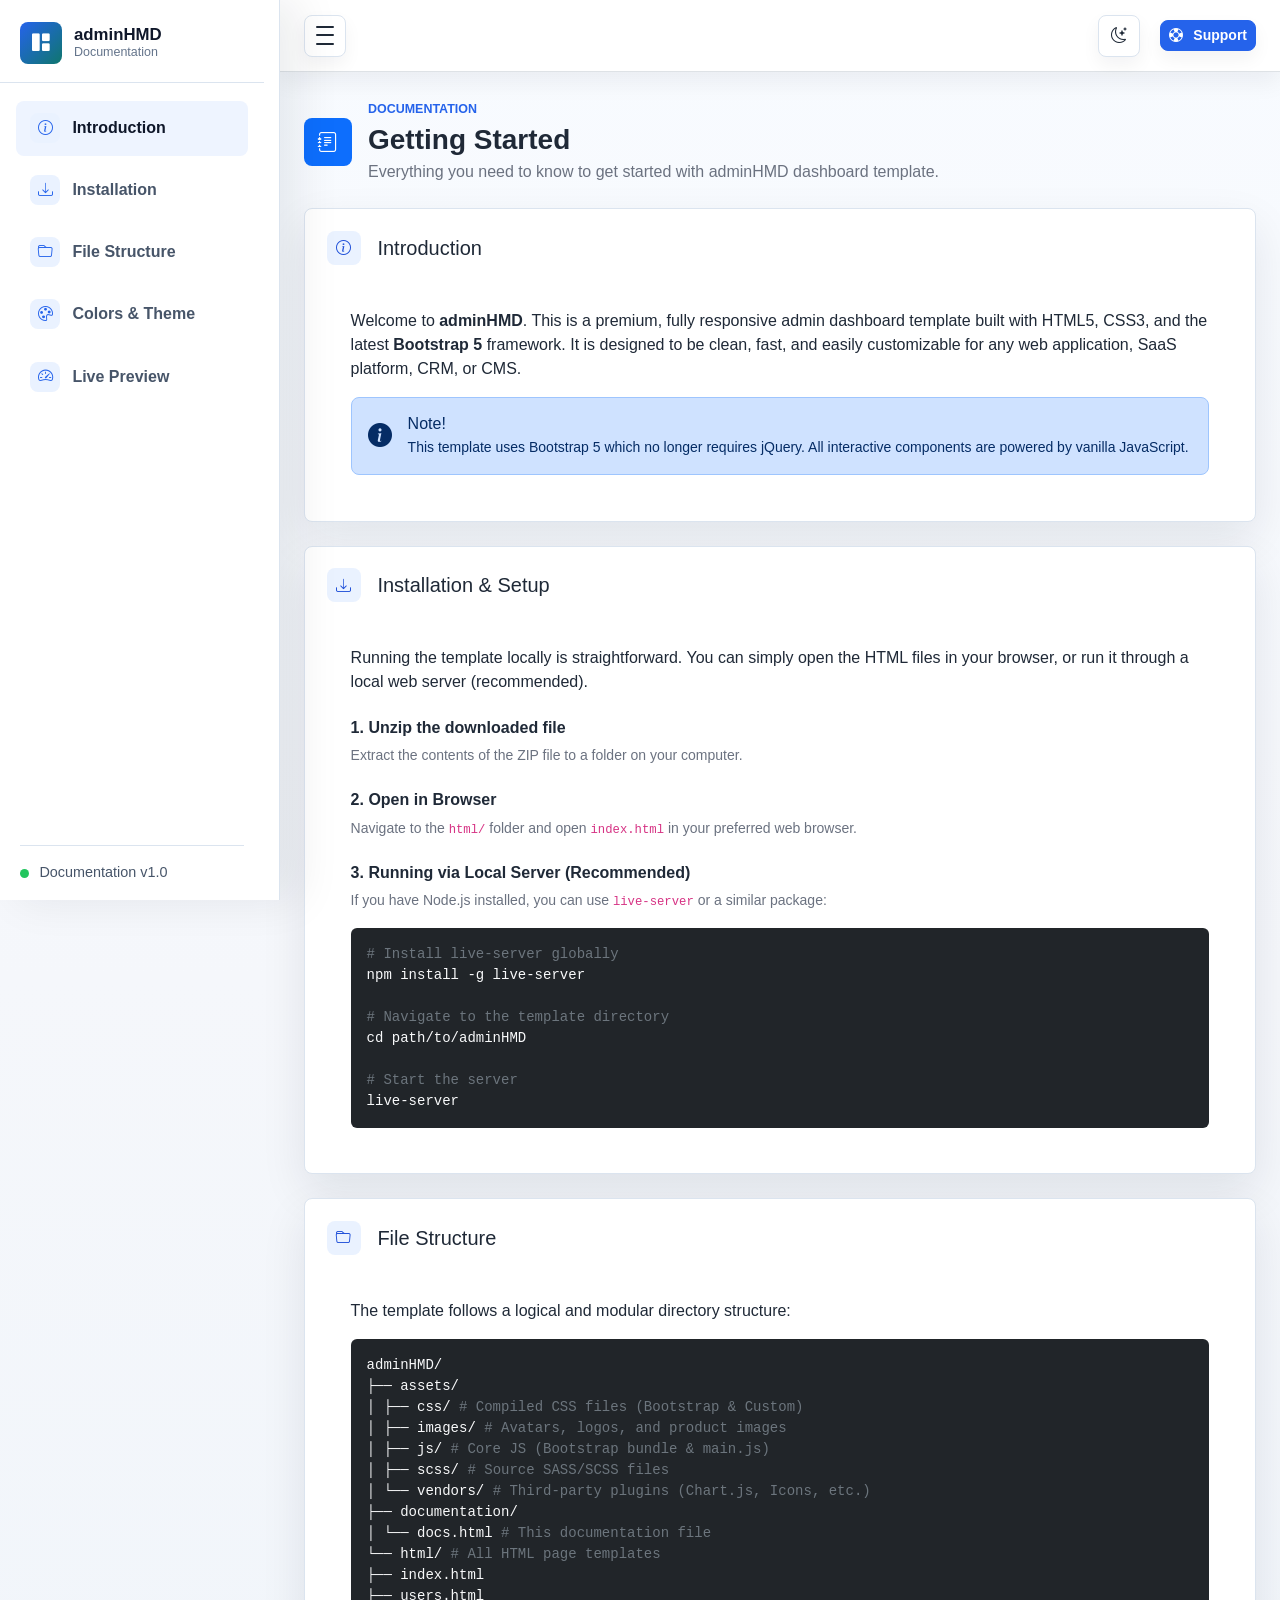
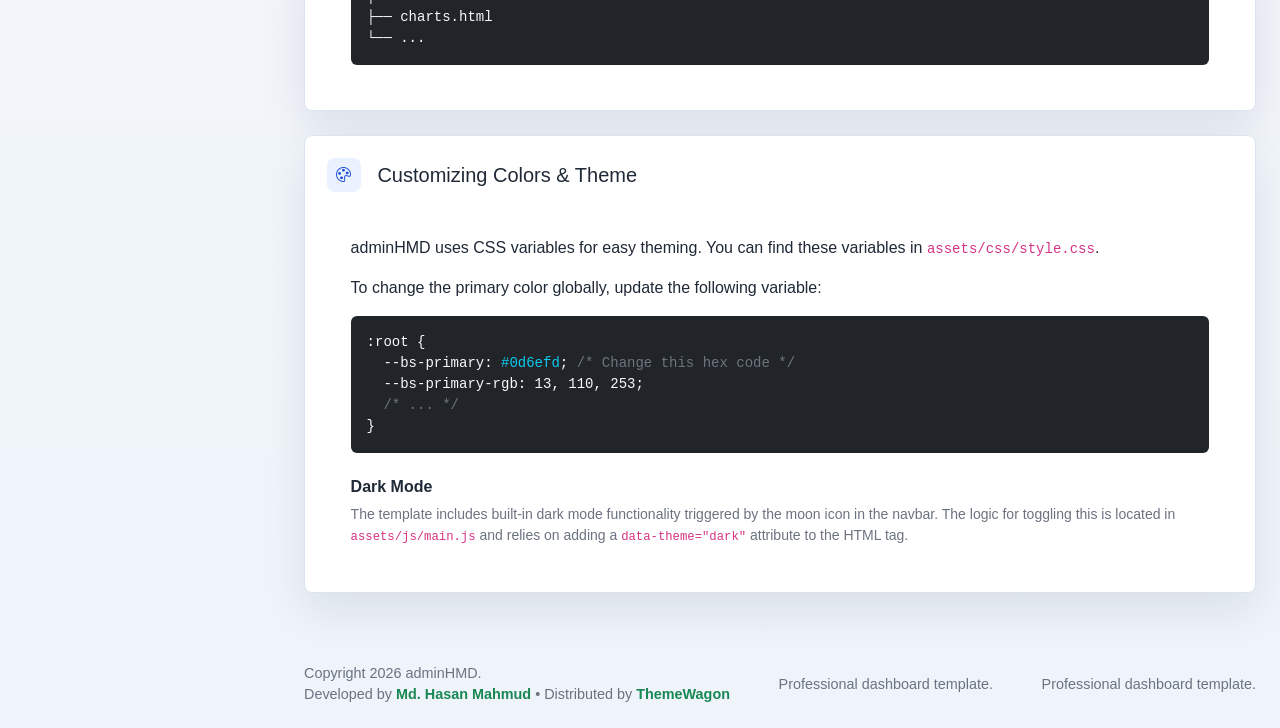
<file: Front-end2/adminhmd-1.0.0/documentation/docs.html>
<!DOCTYPE html>
<html lang="en">
<head>
  <meta charset="UTF-8">
  <meta name="viewport" content="width=device-width, initial-scale=1.0">
  <meta name="description" content="adminHMD professional admin dashboard template documentation">
  <title>Documentation | adminHMD</title>

  <link rel="stylesheet" href="../assets/css/bootstrap.min.css">
  <link rel="stylesheet" href="../assets/vendors/bootstrap-icons/bootstrap-icons.css">
  <link rel="stylesheet" href="../assets/css/style.css">
</head>

<body>
  <div class="admin-shell">
    <div class="sidebar-backdrop" data-sidebar-close></div>

    <aside class="admin-sidebar" id="adminSidebar" aria-label="Main navigation">
      <div class="sidebar-header">
        <a class="brand-mark" href="../html/index.html" aria-label="adminHMD dashboard">
          <span class="brand-icon"><i class="bi bi-grid-1x2-fill" aria-hidden="true"></i></span>
          <span class="brand-copy">
            <span class="brand-title">adminHMD</span>
            <span class="brand-subtitle">Documentation</span>
          </span>
        </a>
      </div>

      <nav class="sidebar-nav">
        <a class="nav-link active" href="#introduction">
          <span class="nav-icon"><i class="bi bi-info-circle" aria-hidden="true"></i></span>
          <span class="nav-text">Introduction</span>
        </a>
        <a class="nav-link" href="#installation">
          <span class="nav-icon"><i class="bi bi-download" aria-hidden="true"></i></span>
          <span class="nav-text">Installation</span>
        </a>
        <a class="nav-link" href="#file-structure">
          <span class="nav-icon"><i class="bi bi-folder" aria-hidden="true"></i></span>
          <span class="nav-text">File Structure</span>
        </a>

        <a class="nav-link" href="#colors">
          <span class="nav-icon"><i class="bi bi-palette" aria-hidden="true"></i></span>
          <span class="nav-text">Colors & Theme</span>
        </a>
        
        <a class="nav-link" href="../html/index.html">
          <span class="nav-icon"><i class="bi bi-speedometer2" aria-hidden="true"></i></span>
          <span class="nav-text">Live Preview</span>
        </a>
      </nav>

      <div class="sidebar-footer">
        <span class="status-dot"></span>
        <span class="sidebar-footer-text">Documentation v1.0</span>
      </div>
    </aside>

    <div class="admin-main">
      <nav class="navbar admin-navbar navbar-expand bg-white border-bottom">
        <div class="container-fluid px-3 px-lg-4">
          <button class="sidebar-toggle" type="button" data-sidebar-toggle aria-controls="adminSidebar" aria-expanded="true" aria-label="Toggle sidebar">
            <span></span>
            <span></span>
            <span></span>
          </button>

          <div class="navbar-actions ms-auto">
            <button class="icon-button theme-toggle" type="button" data-theme-toggle aria-label="Switch color theme" title="Switch color theme">
              <i class="bi bi-moon-stars" data-theme-icon aria-hidden="true"></i>
            </button>
            <a class="btn btn-primary btn-sm ms-2" href="#!"><i class="bi bi-life-preserver me-1"></i> Support</a>
          </div>
        </div>
      </nav>

      <main class="dashboard-content">
        <div class="container-fluid px-3 px-lg-4 py-4">
          
          <div class="page-heading mb-4">
            <div class="page-heading-copy">
              <span class="page-icon bg-primary text-white"><i class="bi bi-journal-text" aria-hidden="true"></i></span>
              <div>
                <p class="eyebrow mb-1">Documentation</p>
                <h1 class="h3 mb-1">Getting Started</h1>
                <p class="text-muted mb-0">Everything you need to know to get started with adminHMD dashboard template.</p>
              </div>
            </div>
          </div>

          <!-- Section: Introduction -->
          <div class="panel mb-4" id="introduction">
            <div class="panel-header">
              <h2 class="h5 mb-0 section-title"><i class="bi bi-info-circle me-2"></i><span>Introduction</span></h2>
            </div>
            <div class="p-3 p-lg-4">
              <p>Welcome to <strong>adminHMD</strong>. This is a premium, fully responsive admin dashboard template built with HTML5, CSS3, and the latest <strong>Bootstrap 5</strong> framework. It is designed to be clean, fast, and easily customizable for any web application, SaaS platform, CRM, or CMS.</p>
              
              <div class="alert alert-primary d-flex align-items-center mb-0 mt-3" role="alert">
                <i class="bi bi-info-circle-fill fs-4 me-3"></i>
                <div>
                  <h4 class="alert-heading h6 mb-1">Note!</h4>
                  <p class="mb-0 small">This template uses Bootstrap 5 which no longer requires jQuery. All interactive components are powered by vanilla JavaScript.</p>
                </div>
              </div>
            </div>
          </div>

          <!-- Section: Installation -->
          <div class="panel mb-4" id="installation">
            <div class="panel-header">
              <h2 class="h5 mb-0 section-title"><i class="bi bi-download me-2"></i><span>Installation & Setup</span></h2>
            </div>
            <div class="p-3 p-lg-4">
              <p>Running the template locally is straightforward. You can simply open the HTML files in your browser, or run it through a local web server (recommended).</p>
              
              <h4 class="h6 mt-4 fw-bold">1. Unzip the downloaded file</h4>
              <p class="text-muted small">Extract the contents of the ZIP file to a folder on your computer.</p>
              
              <h4 class="h6 mt-4 fw-bold">2. Open in Browser</h4>
              <p class="text-muted small">Navigate to the <code>html/</code> folder and open <code>index.html</code> in your preferred web browser.</p>

              <h4 class="h6 mt-4 fw-bold">3. Running via Local Server (Recommended)</h4>
              <p class="text-muted small">If you have Node.js installed, you can use <code>live-server</code> or a similar package:</p>
              <div class="bg-dark text-light p-3 rounded mt-2 overflow-auto" style="font-family: monospace; font-size: 0.875rem;">
<span class="text-secondary"># Install live-server globally</span><br>
npm install -g live-server<br><br>
<span class="text-secondary"># Navigate to the template directory</span><br>
cd path/to/adminHMD<br><br>
<span class="text-secondary"># Start the server</span><br>
live-server
              </div>
            </div>
          </div>

          <!-- Section: File Structure -->
          <div class="panel mb-4" id="file-structure">
            <div class="panel-header">
              <h2 class="h5 mb-0 section-title"><i class="bi bi-folder me-2"></i><span>File Structure</span></h2>
            </div>
            <div class="p-3 p-lg-4">
              <p>The template follows a logical and modular directory structure:</p>
              <div class="bg-dark text-light p-3 rounded mt-2 overflow-auto" style="font-family: monospace; font-size: 0.875rem;">
adminHMD/<br>
├── assets/<br>
│   ├── css/           <span class="text-secondary"># Compiled CSS files (Bootstrap & Custom)</span><br>
│   ├── images/        <span class="text-secondary"># Avatars, logos, and product images</span><br>
│   ├── js/            <span class="text-secondary"># Core JS (Bootstrap bundle & main.js)</span><br>
│   ├── scss/          <span class="text-secondary"># Source SASS/SCSS files</span><br>
│   └── vendors/       <span class="text-secondary"># Third-party plugins (Chart.js, Icons, etc.)</span><br>
├── documentation/     <br>
│   └── docs.html      <span class="text-secondary"># This documentation file</span><br>
└── html/              <span class="text-secondary"># All HTML page templates</span><br>
    ├── index.html<br>
    ├── users.html<br>
    ├── charts.html<br>
    └── ...
              </div>
            </div>
          </div>

          <!-- Section: Customization -->
          <div class="panel mb-4" id="colors">
            <div class="panel-header">
              <h2 class="h5 mb-0 section-title"><i class="bi bi-palette me-2"></i><span>Customizing Colors & Theme</span></h2>
            </div>
            <div class="p-3 p-lg-4">
              <p>adminHMD uses CSS variables for easy theming. You can find these variables in <code>assets/css/style.css</code>.</p>
              
              <p>To change the primary color globally, update the following variable:</p>
              
              <div class="bg-dark text-light p-3 rounded mt-2 overflow-auto mb-4" style="font-family: monospace; font-size: 0.875rem;">
:root {<br>
&nbsp;&nbsp;--bs-primary: <span class="text-info">#0d6efd</span>; <span class="text-secondary">/* Change this hex code */</span><br>
&nbsp;&nbsp;--bs-primary-rgb: 13, 110, 253;<br>
&nbsp;&nbsp;<span class="text-secondary">/* ... */</span><br>
}
              </div>
              
              <h4 class="h6 mt-4 fw-bold">Dark Mode</h4>
              <p class="text-muted small mb-0">The template includes built-in dark mode functionality triggered by the moon icon in the navbar. The logic for toggling this is located in <code>assets/js/main.js</code> and relies on adding a <code>data-theme="dark"</code> attribute to the HTML tag.</p>
            </div>
          </div>

        </div>
      </main>

      <footer class="admin-footer">
        <div class="container-fluid px-3 px-lg-4">
          <span>Copyright 2026 adminHMD. <br> Developed by <a target="_blank" class="fw-bold text-success" href="https://github.com/HasanMahmudDev">Md. Hasan Mahmud</a> • Distributed by <a target="_blank" class="fw-bold text-success" href="https://themewagon.com">ThemeWagon</a> </span>
          <span>Professional dashboard template.</span>
          <span>Professional dashboard template.</span>
        </div>
      </footer>
    </div>
  </div>

  <script src="../assets/js/bootstrap.bundle.min.js"></script>
  <script src="../assets/js/main.js"></script>
</body>
</html>
</file>
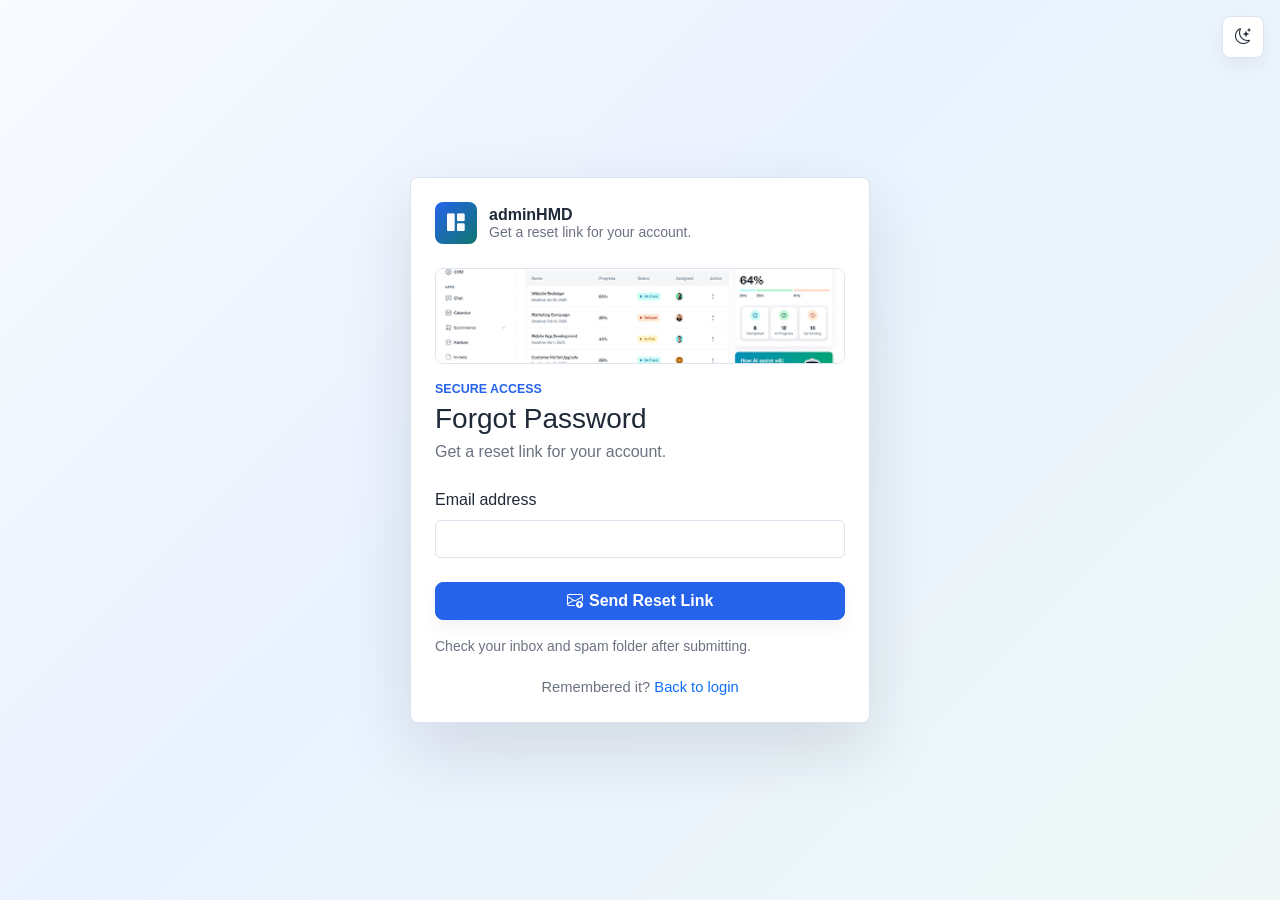
<file: Front-end2/adminhmd-1.0.0/html/forgot-password.html>
<!DOCTYPE html>
<html lang="en">
<head>
  <meta charset="UTF-8">
  <meta name="viewport" content="width=device-width, initial-scale=1.0">
  <meta name="description" content="adminHMD authentication page">
  <title>Forgot Password | adminHMD</title>

  <link rel="stylesheet" href="../assets/css/bootstrap.min.css">
  <link rel="stylesheet" href="../assets/vendors/bootstrap-icons/bootstrap-icons.css">
  <link rel="stylesheet" href="../assets/css/style.css">
</head>

<body class="auth-body">
  <button class="icon-button theme-toggle auth-theme-toggle" type="button" data-theme-toggle aria-label="Switch color theme" title="Switch color theme">
    <i class="bi bi-moon-stars" data-theme-icon aria-hidden="true"></i>
  </button>
  <main class="auth-page">
    <section class="auth-card">
      <a class="auth-brand" href="index.html"><span class="brand-icon"><i class="bi bi-grid-1x2-fill" aria-hidden="true"></i></span><span><strong>adminHMD</strong><small>Get a reset link for your account.</small></span></a>
      <div class="auth-visual"><img src="../assets/images/png/dasher-ui-bootstrap-5.jpg" alt="adminHMD dashboard interface"></div>
      <form class="needs-validation" novalidate>
        <div class="mb-4">
          <p class="eyebrow mb-1">Secure Access</p>
          <h1 class="h3 mb-1">Forgot Password</h1>
          <p class="text-muted mb-0">Get a reset link for your account.</p>
        </div>
        <div class="mb-4"><label class="form-label" for="forgotEmail">Email address</label><input class="form-control" id="forgotEmail" type="email" required><div class="invalid-feedback">Enter a valid email.</div></div>
        <button class="btn btn-primary w-100" type="submit"><i class="bi bi-envelope-arrow-up" aria-hidden="true"></i> Send Reset Link</button>
      </form>
      <p class="text-muted small mt-3 mb-0">Check your inbox and spam folder after submitting.</p>
      <div class="auth-footer">Remembered it? <a href="login.html">Back to login</a></div>
    </section>
  </main>

  <script src="../assets/js/bootstrap.bundle.min.js"></script>
  <script src="../assets/js/main.js"></script>
</body>
</html>
</file>
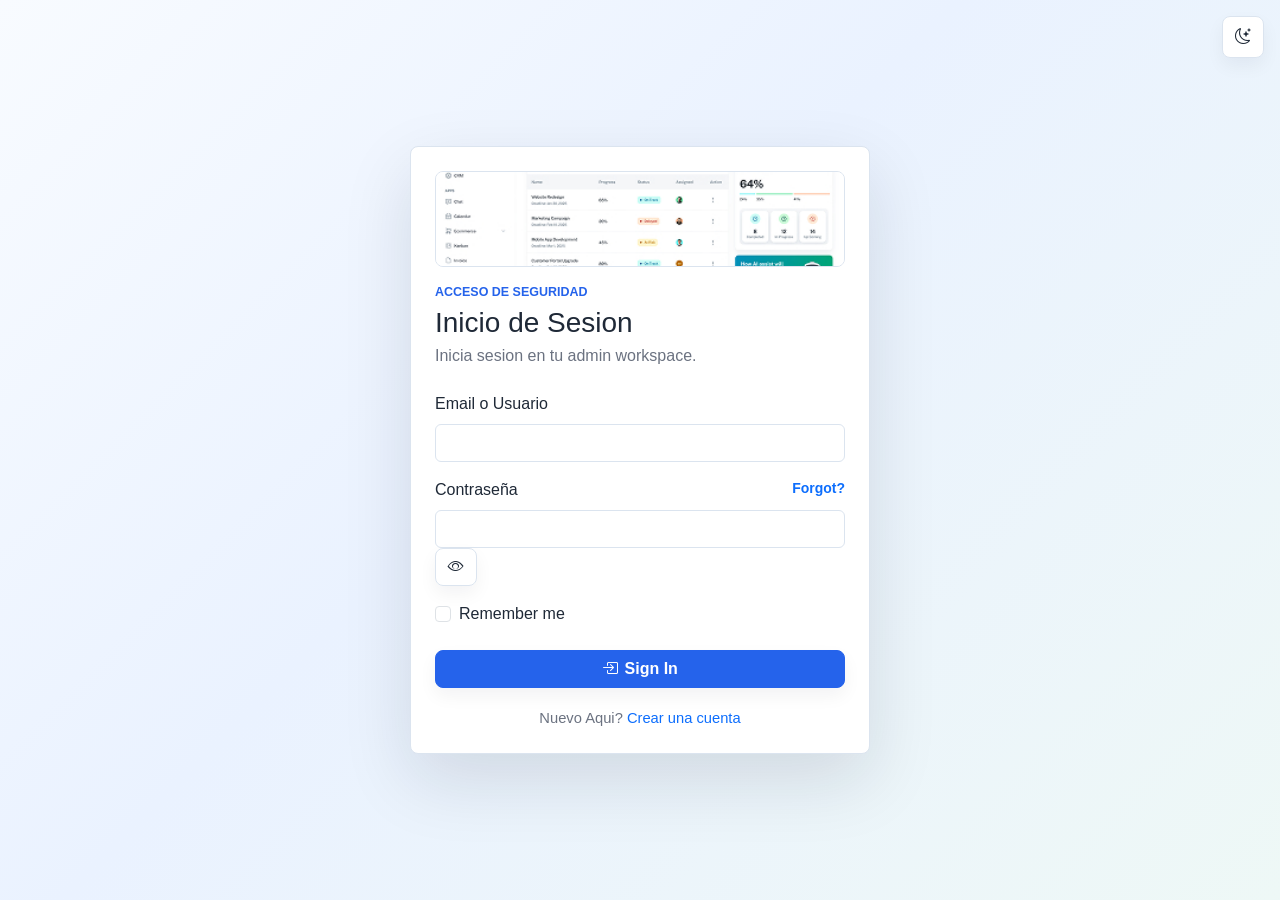
<file: Front-end2/adminhmd-1.0.0/html/login.html>
<!DOCTYPE html>
<html lang="en">
<head>
  <meta charset="UTF-8">
  <meta name="viewport" content="width=device-width, initial-scale=1.0">
  <meta name="description" content="adminHMD authentication page">
  <title>Login | adminHMD</title>

  <link rel="stylesheet" href="../assets/css/bootstrap.min.css">
  <link rel="stylesheet" href="../assets/vendors/bootstrap-icons/bootstrap-icons.css">
  <link rel="stylesheet" href="../assets/css/style.css">
</head>

<body class="auth-body">
  <button class="icon-button theme-toggle auth-theme-toggle" type="button" data-theme-toggle aria-label="Switch color theme" title="Switch color theme">
    <i class="bi bi-moon-stars" data-theme-icon aria-hidden="true"></i>
  </button>
  <main class="auth-page">
    <section class="auth-card">
      <div class="auth-visual"><img src="../assets/images/png/dasher-ui-bootstrap-5.jpg" alt="adminHMD dashboard interface"></div>
      <form id="login" class="needs-validation" novalidate>
        <div class="mb-4">
          <p class="eyebrow mb-1">Acceso de seguridad</p>
          <h1 class="h3 mb-1">Inicio de Sesion</h1>
          <p class="text-muted mb-0">Inicia sesion en tu admin workspace.</p>
        </div>
        <div class="mb-3">
          <label class="form-label" for="loginuser">
            Email o Usuario
          </label>
          <input class="form-control" id="loginuser" type="text" required>
          <div class="invalid-feedback">
            Enter a valid email.
          </div>
        </div>
        <div class="mb-3">
          <div class="d-flex justify-content-between">
            <label class="form-label" for="loginPassword">
              Contraseña
            </label>
            <a class="small fw-semibold" href="forgot-password.html">
              Forgot?
            </a>
          </div>
          <input
            class="form-control"
            id="password" 
            type="password" 
            minlength="6" 
            required
          >
          <button
            class="btn btn-outline-secondary"
            type="button"
            id="togglePassword"
            aria-label="Mostrar contraseña"
          >
            <i class="bi bi-eye"></i>
          </button>
          <div class="invalid-feedback">
            Password must be at least 6 characters.
          </div>
        </div>
        <div class="form-check mb-4"><input class="form-check-input" type="checkbox" id="rememberMe"><label class="form-check-label" for="rememberMe">Remember me</label></div>
        <button class="btn btn-primary w-100" type="submit"><i class="bi bi-box-arrow-in-right" aria-hidden="true"></i> Sign In</button>
      </form>
      
      <div class="auth-footer">Nuevo Aqui? <a href="register.html">Crear una cuenta</a></div>
    </section>
  </main>

  <script src="../assets/js/bootstrap.bundle.min.js"></script>
  <script src="../assets/js/main.js"></script>
  <script src="assets/js/login.js"></script>
  <script src="assets/js/loginPassword.js"></script>
</body>
</html>
</file>
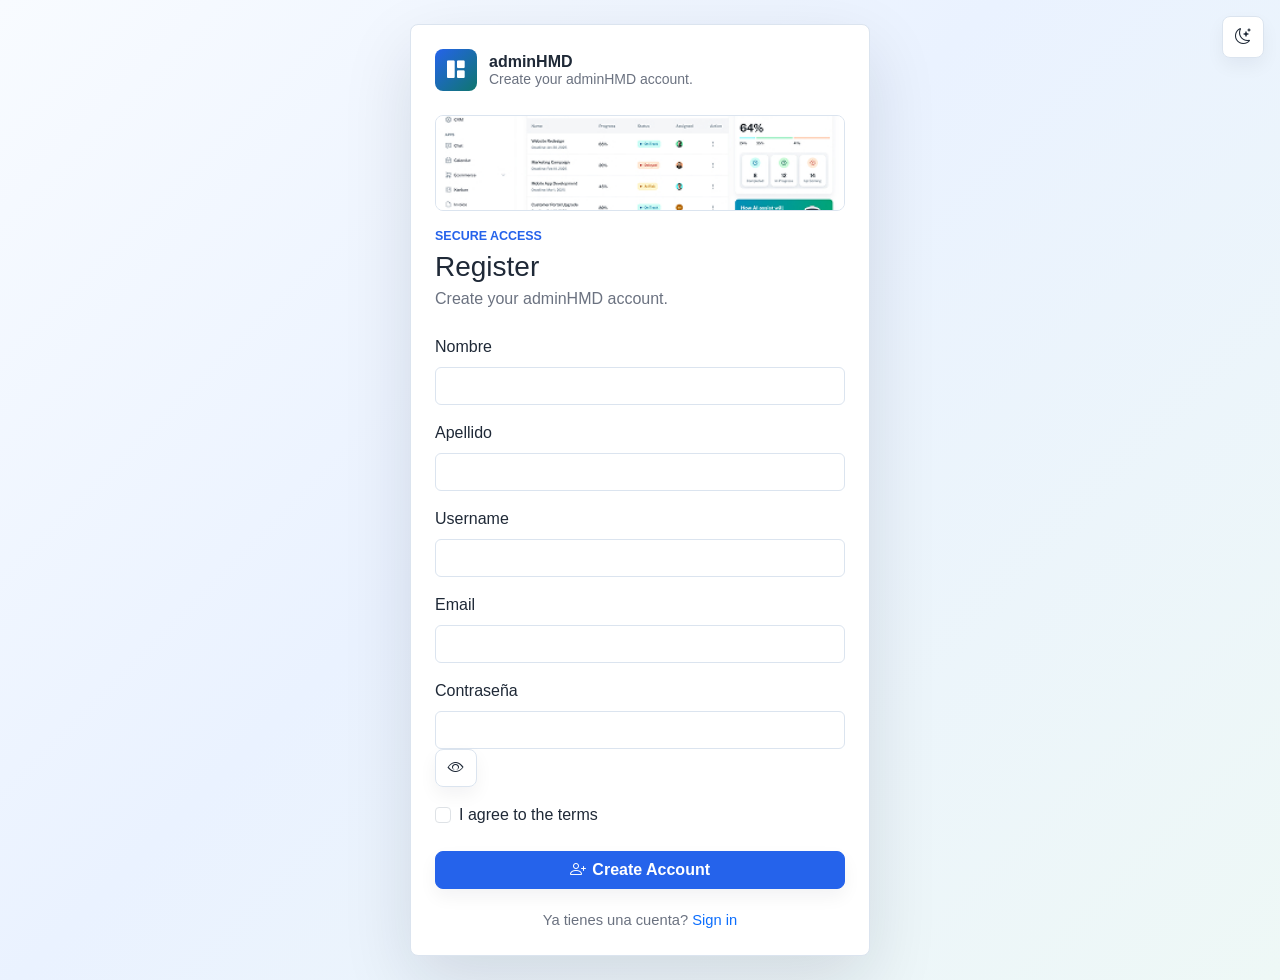
<file: Front-end2/adminhmd-1.0.0/html/register.html>
<!DOCTYPE html>
<html lang="en">
<head>
  <meta charset="UTF-8">
  <meta name="viewport" content="width=device-width, initial-scale=1.0">
  <meta name="description" content="adminHMD authentication page">
  <title>Register | adminHMD</title>

  <link rel="stylesheet" href="../assets/css/bootstrap.min.css">
  <link rel="stylesheet" href="../assets/vendors/bootstrap-icons/bootstrap-icons.css">
  <link rel="stylesheet" href="../assets/css/style.css">
</head>

<body class="auth-body">
  <button class="icon-button theme-toggle auth-theme-toggle" type="button" data-theme-toggle aria-label="Switch color theme" title="Switch color theme">
    <i class="bi bi-moon-stars" data-theme-icon aria-hidden="true"></i>
  </button>
  <main class="auth-page">
    <section class="auth-card">
      <a class="auth-brand" href="index.html"><span class="brand-icon"><i class="bi bi-grid-1x2-fill" aria-hidden="true"></i></span><span><strong>adminHMD</strong><small>Create your adminHMD account.</small></span></a>
      <div class="auth-visual"><img src="../assets/images/png/dasher-ui-bootstrap-5.jpg" alt="adminHMD dashboard interface"></div>
      <form id="register" class="needs-validation" novalidate>
        <div class="mb-4">
          <p class="eyebrow mb-1">Secure Access</p>
          <h1 class="h3 mb-1">Register</h1>
          <p class="text-muted mb-0">Create your adminHMD account.</p>
        </div>
        <div class="mb-3"><label class="form-label" for="nombre">Nombre</label><input class="form-control" id="nombre" type="text" required><div class="invalid-feedback">Full name is required.</div></div>
        <div class="mb-3"><label class="form-label" for="apellido">Apellido</label><input class="form-control" id="apellido" type="text" required><div class="invalid-feedback">Full name is required.</div></div>
        <div class="mb-3"><label class="form-label" for="username">Username</label><input class="form-control" id="username" type="text" required><div class="invalid-feedback">Full name is required.</div></div>
        <div class="mb-3"><label class="form-label" for="email">Email</label><input class="form-control" id="email" type="email" required><div class="invalid-feedback">Enter a valid email.</div></div>
        <div class="mb-3">
          <label
           class="form-label" 
           for="password"
          >
           Contraseña
          </label>
          <input 
            class="form-control" 
            id="password" 
            type="password" 
            minlength="6" 
            required
          >
          <button
            class="btn btn-outline-secondary"
            type="button"
            id="togglePassword"
            aria-label="Mostrar contraseña"
          >
            <i class="bi bi-eye"></i>
          </button>
          <div 
            class="invalid-feedback"
          >
            Password must be at least 6 characters.
          </div>
        </div>
        <div class="form-check mb-4">
          <input class="form-check-input" type="checkbox" id="terms" required><label class="form-check-label" for="terms">I agree to the terms</label><div class="invalid-feedback">You must agree before continuing.</div></div>
        <button class="btn btn-primary w-100" type="submit"><i class="bi bi-person-plus" aria-hidden="true"></i> Create Account</button>
      </form>
      
      <div class="auth-footer">Ya tienes una cuenta? <a href="login.html">Sign in</a></div>
    </section>
  </main>

  <script src="../assets/js/bootstrap.bundle.min.js"></script>
  <script src="../assets/js/main.js"></script>
  <script src="assets/js/register.js"></script>
  <script src="assets/js/loginPassword.js"></script>
  
</body>
</html>
</file>
<file: Front-end2/adminhmd-1.0.0/assets/css/style.css>
:root {
  --sidebar-width: 280px;
  --sidebar-mini-width: 84px;
  --admin-bg: #f5f7fb;
  --admin-surface: #ffffff;
  --admin-surface-soft: #f8fafc;
  --admin-border: #dbe4ef;
  --admin-text: #1f2937;
  --admin-muted: #6b7280;
  --admin-primary: #2563eb;
  --admin-primary-dark: #1d4ed8;
  --admin-success: #0f766e;
  --admin-warning: #d97706;
  --admin-danger: #dc2626;
  --admin-sidebar: #111827;
  --admin-sidebar-soft: #1f2937;
  --admin-shadow-sm: 0 10px 24px rgba(15, 23, 42, 0.06);
  --admin-shadow: 0 18px 46px rgba(15, 23, 42, 0.09);
  --admin-shadow-lg: 0 26px 70px rgba(15, 23, 42, 0.12);
  --admin-ring: 0 0 0 4px rgba(37, 99, 235, 0.12);
}

* {
  box-sizing: border-box;
}

html {
  min-height: 100%;
}

body {
  min-height: 100vh;
  margin: 0;
  background: linear-gradient(180deg, #f8fbff 0%, var(--admin-bg) 42%, #eef4fa 100%);
  color: var(--admin-text);
  font-family: "Segoe UI", Arial, sans-serif;
}

a {
  text-decoration: none;
}

.admin-shell {
  min-height: 100vh;
}

.admin-sidebar {
  position: fixed;
  inset: 0 auto 0 0;
  z-index: 1040;
  width: var(--sidebar-width);
  display: flex;
  flex-direction: column;
  overflow-x: hidden;
  overflow-y: auto;
  /* Reserve scrollbar gutter to keep inner content width stable so header/footer dividers align with scrollbar */
  scrollbar-gutter: stable;
  background: var(--admin-sidebar);
  color: #ffffff;
  box-shadow: 18px 0 42px rgba(15, 23, 42, 0.18);
  transform: translateX(0);
  transition: width 0.2s ease, transform 0.2s ease;
}

.sidebar-header {
  padding: 1.35rem 1.25rem 1.15rem;
  margin-inline: 0;
  border-bottom: 1px solid rgba(255, 255, 255, 0.08);
}

.brand-mark {
  display: flex;
  align-items: center;
  gap: 0.75rem;
  min-width: 0;
  color: #ffffff;
}

.brand-mark:hover,
.brand-mark:focus {
  color: #ffffff;
}

.brand-icon,
.profile-avatar,
.metric-icon,
.nav-icon {
  display: inline-grid;
  place-items: center;
  flex: 0 0 auto;
  font-weight: 800;
}

.brand-icon {
  width: 42px;
  height: 42px;
  border-radius: 8px;
  background: linear-gradient(135deg, #2563eb, #0f766e);
  color: #ffffff;
}

.brand-copy,
.brand-title,
.brand-subtitle,
.nav-text,
.sidebar-footer-text {
  min-width: 0;
  transition: opacity 0.16s ease, width 0.16s ease;
}

.brand-title,
.brand-subtitle {
  display: block;
  line-height: 1.2;
  white-space: nowrap;
}

.brand-title {
  font-size: 1.05rem;
  font-weight: 800;
}

.brand-subtitle {
  color: #9ca3af;
  font-size: 0.78rem;
}

.sidebar-nav {
  display: grid;
  gap: 0.45rem;
  padding: 1.1rem 1rem;
}

.sidebar-nav .nav-link {
  display: flex;
  align-items: center;
  gap: 0.75rem;
  min-height: 48px;
  padding: 0.78rem 0.9rem;
  border-radius: 8px;
  color: #d1d5db;
  font-weight: 700;
  transition: background 0.16s ease, color 0.16s ease, transform 0.16s ease;
  white-space: nowrap;
}

.sidebar-nav .nav-link:hover,
.sidebar-nav .nav-link:focus,
.sidebar-nav .nav-link.active {
  background: var(--admin-sidebar-soft);
  color: #ffffff;
}

.sidebar-nav .nav-link:hover,
.sidebar-nav .nav-link:focus {
  transform: translateX(2px);
}

.nav-icon {
  width: 30px;
  height: 30px;
  border-radius: 8px;
  background: rgba(255, 255, 255, 0.08);
  color: #bfdbfe;
  font-size: 0.76rem;
}

.sidebar-footer {
  display: flex;
  align-items: center;
  gap: 0.65rem;
  margin-top: auto;
  margin-inline: 1.25rem;
  padding: 1rem 0;
  color: #d1d5db;
  border-top: 1px solid rgba(255, 255, 255, 0.08);
  font-size: 0.9rem;
  white-space: nowrap;
}

.sidebar-user {
  margin: auto 1rem 1rem;
  padding: 0.85rem;
  display: grid;
  justify-items: center;
  gap: 0.22rem;
  border: 1px solid var(--admin-sidebar-border);
  border-radius: 8px;
  background: var(--admin-sidebar-soft);
  text-align: center;
}

.sidebar-user-avatar {
  border: 3px solid #53e9b9;
}

.sidebar-user strong {
  color: var(--admin-sidebar-text-strong);
  font-size: 1rem;
  line-height: 1.1;
}

.sidebar-user small {
  color: var(--admin-sidebar-muted);
  font-size: 0.84rem;
}

.status-dot,
.notification-dot {
  width: 9px;
  height: 9px;
  border-radius: 50%;
}

.status-dot {
  flex: 0 0 auto;
  background: #22c55e;
}

.sidebar-backdrop {
  position: fixed;
  inset: 0;
  z-index: 1030;
  display: none;
  background: rgba(15, 23, 42, 0.5);
}

.admin-main {
  width: auto;
  min-width: 0;
  min-height: 100vh;
  margin-left: var(--sidebar-width);
  transition: margin-left 0.2s ease;
}

.admin-navbar {
  position: sticky;
  top: 0;
  z-index: 1020;
  min-height: 72px;
  border-bottom: 1px solid var(--admin-border);
  box-shadow: var(--admin-shadow-sm);
}

.admin-navbar.bg-white {
  background-color: rgba(255, 255, 255, 0.94) !important;
  backdrop-filter: blur(14px);
}

.sidebar-toggle {
  width: 42px;
  height: 42px;
  display: inline-grid;
  place-items: center;
  gap: 4px;
  padding: 9px;
  border: 1px solid var(--admin-border);
  border-radius: 8px;
  background: #ffffff;
  box-shadow: 0 8px 18px rgba(15, 23, 42, 0.05);
  transition: border-color 0.16s ease, background 0.16s ease, box-shadow 0.16s ease;
}

.sidebar-toggle:hover,
.sidebar-toggle:focus {
  border-color: #bfdbfe;
  background: #f8fbff;
  box-shadow: var(--admin-ring);
}

.sidebar-toggle span {
  width: 18px;
  height: 2px;
  display: block;
  background: var(--admin-text);
  border-radius: 999px;
}

.search-input {
  max-width: 520px;
  border-color: var(--admin-border);
  border-radius: 8px;
  background: var(--admin-surface-soft);
  min-height: 42px;
  box-shadow: none;
}

.search-input:focus {
  border-color: #93c5fd;
  box-shadow: var(--admin-ring);
}

.navbar-actions {
  display: flex;
  align-items: center;
  gap: 0.75rem;
}

.icon-button,
.profile-button {
  border: 1px solid var(--admin-border);
  background: #ffffff;
  color: var(--admin-text);
  box-shadow: 0 8px 18px rgba(15, 23, 42, 0.05);
  transition: border-color 0.16s ease, box-shadow 0.16s ease, transform 0.16s ease;
}

.icon-button:hover,
.icon-button:focus,
.profile-button:hover,
.profile-button:focus {
  border-color: #bfdbfe;
  box-shadow: var(--admin-ring);
}

.icon-button {
  position: relative;
  width: 42px;
  height: 42px;
  border-radius: 8px;
  font-weight: 800;
}

.notification-dot {
  position: absolute;
  top: 8px;
  right: 8px;
  background: var(--admin-danger);
}

.notification-menu {
  width: min(320px, calc(100vw - 2rem));
  border: 1px solid var(--admin-border);
  border-radius: 8px;
  box-shadow: var(--admin-shadow);
}

.notification-menu .dropdown-item {
  display: grid;
  gap: 0.2rem;
  padding-block: 0.7rem;
}

.notification-title {
  font-weight: 700;
}

.notification-time {
  color: var(--admin-muted);
  font-size: 0.82rem;
}

.profile-button {
  display: flex;
  align-items: center;
  gap: 0.55rem;
  min-height: 42px;
  padding: 0.35rem 0.65rem;
  border-radius: 8px;
  font-weight: 700;
}

.profile-avatar {
  width: 30px;
  height: 30px;
  border-radius: 8px;
  background: #e0ecff;
  color: var(--admin-primary-dark);
  font-size: 0.76rem;
}

.avatar-img {
  display: block;
  flex: 0 0 auto;
  object-fit: cover;
  object-position: center;
}

.avatar-sm {
  width: 34px;
  height: 34px;
  border-radius: 10px;
}

.avatar-md {
  width: 56px;
  height: 56px;
  border-radius: 50%;
}

.avatar-xl {
  width: 78px;
  height: 78px;
  border-radius: 50%;
}

.profile-button .avatar-sm {
  border: 2px solid #52e7b8;
  box-shadow: 0 0 0 2px rgba(15, 23, 42, 0.08);
}

html[data-theme="dark"] .profile-button .avatar-sm {
  border-color: #54f0be;
  box-shadow: 0 0 0 2px rgba(255, 255, 255, 0.08);
}

.dashboard-content {
  min-height: calc(100vh - 132px);
}

.dashboard-content > .container-fluid {
  padding-top: 1.75rem !important;
  padding-bottom: 1.75rem !important;
}

.page-heading,
.panel-header,
.metric-top {
  display: flex;
  align-items: center;
  justify-content: space-between;
  gap: 1rem;
}

.page-heading {
  margin-bottom: 1.35rem;
}

.page-heading h1 {
  font-weight: 800;
  letter-spacing: 0;
}

.eyebrow {
  color: var(--admin-primary);
  font-size: 0.78rem;
  font-weight: 800;
  text-transform: uppercase;
}

.heading-actions {
  display: flex;
  flex-wrap: wrap;
  justify-content: flex-end;
  gap: 0.65rem;
}

.btn {
  border-radius: 8px;
  font-weight: 700;
  box-shadow: 0 8px 18px rgba(15, 23, 42, 0.05);
  transition: border-color 0.16s ease, background 0.16s ease, box-shadow 0.16s ease, transform 0.16s ease;
}

.btn:hover,
.btn:focus {
  transform: translateY(-1px);
}

.btn-primary {
  border-color: var(--admin-primary);
  background: var(--admin-primary);
}

.btn-primary:hover,
.btn-primary:focus {
  border-color: var(--admin-primary-dark);
  background: var(--admin-primary-dark);
}

.metric-card,
.panel {
  border: 1px solid var(--admin-border);
  border-radius: 8px;
  background: var(--admin-surface);
  box-shadow: var(--admin-shadow);
}

.metric-card {
  position: relative;
  min-height: 164px;
  padding: 1.35rem;
  overflow: hidden;
  transition: border-color 0.18s ease, box-shadow 0.18s ease, transform 0.18s ease;
}

.metric-card::before {
  content: "";
  position: absolute;
  inset: 0 auto 0 0;
  width: 4px;
  background: var(--metric-color, var(--admin-primary));
}

.metric-card:hover {
  border-color: #c6d5e8;
  box-shadow: var(--admin-shadow-lg);
  transform: translateY(-3px);
}

.metric-primary {
  --metric-color: var(--admin-primary);
}

.metric-success {
  --metric-color: var(--admin-success);
}

.metric-warning {
  --metric-color: var(--admin-warning);
}

.metric-danger {
  --metric-color: var(--admin-danger);
}

.metric-label {
  color: var(--admin-muted);
  font-size: 0.78rem;
  font-weight: 800;
  text-transform: uppercase;
}

.metric-icon {
  width: 42px;
  height: 42px;
  border-radius: 8px;
  background: #eaf2ff;
  color: var(--metric-color, var(--admin-primary));
  box-shadow: inset 0 0 0 1px rgba(255, 255, 255, 0.7);
}

.metric-success .metric-icon {
  background: #e7f6f3;
}

.metric-warning .metric-icon {
  background: #fff4df;
}

.metric-danger .metric-icon {
  background: #ffecec;
}

.metric-value {
  margin-top: 1rem;
  color: var(--admin-text);
  font-size: 2.18rem;
  font-weight: 800;
  line-height: 1;
}

.metric-meta {
  display: flex;
  flex-wrap: wrap;
  gap: 0.35rem;
  margin-top: 0.9rem;
  color: var(--admin-muted);
  font-size: 0.9rem;
  font-weight: 700;
}

.panel {
  padding: 1.35rem;
  transition: border-color 0.18s ease, box-shadow 0.18s ease;
}

.panel:hover {
  border-color: #c6d5e8;
  box-shadow: var(--admin-shadow-lg);
}

.panel-header {
  margin-bottom: 1.25rem;
}

.panel-header p {
  font-size: 0.92rem;
}

.chart-bars {
  height: 292px;
  display: grid;
  grid-template-columns: repeat(6, minmax(38px, 1fr));
  align-items: end;
  gap: 1rem;
  padding: 1.2rem 0.4rem 0;
  border-radius: 8px;
  background: linear-gradient(180deg, #f8fafc 0%, #ffffff 100%);
}

.chart-column {
  height: 100%;
  display: grid;
  grid-template-rows: 1fr auto;
  align-items: end;
  gap: 0.6rem;
  color: var(--admin-muted);
  font-size: 0.84rem;
  font-weight: 700;
  text-align: center;
}

.chart-column span {
  width: 100%;
  height: var(--bar-size);
  min-height: 28px;
  display: block;
  border-radius: 8px 8px 3px 3px;
  background: linear-gradient(180deg, var(--admin-primary), var(--admin-success));
  box-shadow: 0 10px 20px rgba(37, 99, 235, 0.18);
}

.bar-42 {
  --bar-size: 42%;
}

.bar-58 {
  --bar-size: 58%;
}

.bar-51 {
  --bar-size: 51%;
}

.bar-72 {
  --bar-size: 72%;
}

.bar-66 {
  --bar-size: 66%;
}

.bar-83 {
  --bar-size: 83%;
}

.activity-list {
  display: grid;
  gap: 1.1rem;
}

.activity-item {
  display: grid;
  grid-template-columns: auto 1fr;
  gap: 0.85rem;
  padding-bottom: 1.1rem;
  border-bottom: 1px solid var(--admin-border);
}

.activity-item:last-child {
  padding-bottom: 0;
  border-bottom: 0;
}

.activity-dot {
  width: 12px;
  height: 12px;
  margin-top: 0.45rem;
  border-radius: 50%;
  box-shadow: 0 0 0 5px rgba(37, 99, 235, 0.08);
}

.table {
  --bs-table-bg: transparent;
  table-layout: fixed;
}

.table thead th {
  color: #8ea3c0;
  font-size: 12px;
  font-weight: 600;
  text-transform: uppercase;
  letter-spacing: .5px;
  border-bottom: 1px solid rgba(255,255,255,0.08);
}
.email-cell{
  max-width: 180px;
  overflow: hidden;
  text-overflow: ellipsis;
  white-space: nowrap;
}
.categoria{
  max-width: 180px;
  overflow: hidden;
  text-overflow: ellipsis;
  white-space: nowrap;
}
.table tbody td {
  min-width: 120px;
  padding: 0.8rem 0.75rem;
  vertical-align: middle;
}

.table tbody tr {
  transition: background 0.16s ease;
}

.table tbody tr:hover {
  background: rgba(255,255,255,0.04);
}

.badge {
  border-radius: 8px;
  padding: 0.45rem 0.65rem;
}

.table-search {
  width: min(260px, 100%);
  border-color: var(--admin-border);
  border-radius: 8px;
}

.table-media {
  display: flex;
  align-items: center;
  gap: 0.7rem;
}

.product-thumb {
  width: 42px;
  height: 42px;
  border-radius: 8px;
  object-fit: cover;
  flex: 0 0 auto;
  border: 1px solid var(--admin-border);
}

.profile-avatar-lg {
  width: 92px;
  height: 92px;
  border-radius: 8px;
  font-size: 1.5rem;
}

.profile-hero {
  display: grid;
  justify-items: center;
}

.profile-card {
  overflow: hidden;
}

.profile-cover {
  margin: -1.35rem -1.35rem 0.9rem;
  height: 96px;
  border-bottom: 1px solid var(--admin-border);
}

.profile-cover img {
  width: 100%;
  height: 100%;
  display: block;
  object-fit: cover;
  object-position: center;
}

.profile-photo {
  margin-top: -44px;
  border: 4px solid var(--admin-surface);
  box-shadow: var(--admin-shadow-sm);
}

.info-list,
.settings-list,
.legend-list {
  display: grid;
  gap: 0.85rem;
}

.info-list div,
.mini-card,
.settings-row,
.legend-list div {
  border: 1px solid var(--admin-border);
  border-radius: 8px;
  background: var(--admin-surface-soft);
}

.info-list div,
.legend-list div {
  display: flex;
  align-items: center;
  justify-content: space-between;
  gap: 1rem;
  padding: 0.85rem;
}

.info-list span,
.mini-card span,
.settings-row small {
  color: var(--admin-muted);
  font-size: 0.84rem;
}

.info-list strong,
.mini-card strong {
  text-align: right;
}

.mini-card {
  display: grid;
  gap: 0.35rem;
  min-height: 104px;
  align-content: center;
  padding: 1rem;
}

.mini-card strong {
  color: var(--admin-text);
  font-size: 1.05rem;
}

.settings-row {
  display: flex;
  align-items: center;
  justify-content: space-between;
  gap: 1rem;
  padding: 1rem;
  cursor: pointer;
}

.settings-row span {
  display: grid;
  gap: 0.2rem;
}

.donut-chart {
  width: 190px;
  height: 190px;
  display: grid;
  place-items: center;
  border-radius: 50%;
  background: conic-gradient(var(--admin-primary) 0 42%, var(--admin-success) 42% 68%, var(--admin-warning) 68% 86%, var(--admin-danger) 86% 100%);
  box-shadow: var(--admin-shadow-sm);
}

.donut-chart span {
  width: 112px;
  height: 112px;
  display: grid;
  place-items: center;
  border-radius: 50%;
  background: #ffffff;
  color: var(--admin-text);
  font-size: 1.65rem;
  font-weight: 800;
}

.legend-list div {
  padding: 0.75rem 0.85rem;
}

.legend-dot {
  width: 10px;
  height: 10px;
  flex: 0 0 auto;
  border-radius: 50%;
}

.legend-list strong {
  margin-left: auto;
}

.progress {
  height: 1.15rem;
  border-radius: 8px;
  background: #e8eef6;
}

.progress-bar {
  border-radius: 8px;
  font-size: 0.75rem;
  font-weight: 800;
}

.progress-42 {
  width: 42%;
}

.progress-58 {
  width: 58%;
}

.progress-72 {
  width: 72%;
}

.blank-panel {
  min-height: 440px;
  display: grid;
  place-items: center;
  text-align: center;
}

.blank-state {
  max-width: 440px;
  display: grid;
  justify-items: center;
}

.blank-visual {
  width: 88px;
  height: 88px;
  object-fit: contain;
  margin-bottom: 0.9rem;
}

.auth-body {
  min-height: 100vh;
  background: linear-gradient(135deg, #f8fbff 0%, #eaf2ff 44%, #eef8f6 100%);
}

.auth-page,
.error-page {
  min-height: 100vh;
  display: grid;
  place-items: center;
  padding: 1.5rem;
}

.auth-card,
.error-card {
  width: min(100%, 460px);
  border: 1px solid var(--admin-border);
  border-radius: 8px;
  background: rgba(255, 255, 255, 0.96);
  box-shadow: var(--admin-shadow-lg);
}

.auth-card {
  padding: 1.5rem;
}

.auth-visual {
  margin-bottom: 1rem;
  height: 96px;
  border: 1px solid var(--admin-border);
  border-radius: 8px;
  overflow: hidden;
}

.auth-visual img {
  width: 100%;
  height: 100%;
  display: block;
  object-fit: cover;
  object-position: center;
}

.error-card {
  padding: 2rem;
  text-align: center;
}

.error-illustration {
  width: min(260px, 100%);
  max-height: 132px;
  object-fit: contain;
  margin: 0 auto 0.55rem;
}

.auth-brand {
  display: flex;
  align-items: center;
  gap: 0.75rem;
  margin-bottom: 1.5rem;
  color: var(--admin-text);
}

.auth-brand:hover,
.auth-brand:focus {
  color: var(--admin-text);
}

.auth-brand span:last-child {
  display: grid;
  line-height: 1.2;
}

.auth-brand small,
.auth-footer {
  color: var(--admin-muted);
}

.auth-footer {
  margin-top: 1.2rem;
  text-align: center;
  font-size: 0.92rem;
}

.error-code {
  color: var(--admin-primary);
  font-size: clamp(5rem, 18vw, 8rem);
  font-weight: 800;
  line-height: 1;
}

.admin-footer {
  padding: 1.1rem 0 1.35rem;
  color: var(--admin-muted);
  font-size: 0.9rem;
}

.admin-footer .container-fluid {
  display: flex;
  align-items: center;
  justify-content: space-between;
  gap: 1rem;
}

@media (min-width: 992px) {
  body.sidebar-mini .admin-sidebar {
    width: var(--sidebar-mini-width);
  }

  body.sidebar-mini .admin-main {
    margin-left: var(--sidebar-mini-width);
  }

  body.sidebar-mini .brand-copy,
  body.sidebar-mini .nav-text,
  body.sidebar-mini .sidebar-footer-text {
    width: 0;
    opacity: 0;
    overflow: hidden;
  }

  body.sidebar-mini .sidebar-header,
  body.sidebar-mini .sidebar-footer {
    margin-inline: 1rem;
    padding-inline: 0;
  }

  body.sidebar-mini .sidebar-nav .nav-link {
    justify-content: center;
    padding-inline: 0.65rem;
  }

  body.sidebar-mini .sidebar-nav .nav-link:hover,
  body.sidebar-mini .sidebar-nav .nav-link:focus {
    transform: none;
  }
}

@media (max-width: 991.98px) {
  .admin-sidebar {
    width: min(var(--sidebar-width), calc(100vw - 48px));
    transform: translateX(-100%);
  }

  .admin-main {
    margin-left: 0;
  }

  body.sidebar-open {
    overflow: hidden;
  }

  body.sidebar-open .admin-sidebar {
    transform: translateX(0);
  }

  body.sidebar-open .sidebar-backdrop {
    display: block;
  }
}

@media (max-width: 575.98px) {
  .page-heading,
  .panel-header {
    align-items: flex-start;
    flex-direction: column;
  }

  .heading-actions {
    width: 100%;
    justify-content: stretch;
  }

  .heading-actions .btn {
    flex: 1 1 0;
  }

  .chart-bars {
    height: 220px;
    gap: 0.6rem;
    padding-inline: 0.25rem;
  }

  .metric-value {
    font-size: 1.85rem;
  }

  .metric-card,
  .panel {
    padding: 1.1rem;
  }

  .admin-footer .container-fluid {
    align-items: flex-start;
    flex-direction: column;
  }
}

@media (prefers-reduced-motion: reduce) {
  .sidebar-nav .nav-link,
  .sidebar-toggle,
  .icon-button,
  .profile-button,
  .btn,
  .metric-card,
  .panel,
  .table tbody tr {
    transition: none;
  }

  .sidebar-nav .nav-link:hover,
  .sidebar-nav .nav-link:focus,
  .btn:hover,
  .btn:focus,
  .metric-card:hover {
    transform: none;
  }
}

html[data-theme="dark"] {
  --admin-bg: #0f172a;
  --admin-surface: #182235;
  --admin-surface-soft: #111827;
  --admin-border: #2f3b52;
  --admin-text: #e5edf7;
  --admin-muted: #9aa8bd;
  --admin-primary: #60a5fa;
  --admin-primary-dark: #3b82f6;
  --admin-success: #2dd4bf;
  --admin-warning: #fbbf24;
  --admin-danger: #f87171;
  --admin-sidebar: #090f1d;
  --admin-sidebar-soft: #172033;
  --admin-shadow-sm: 0 10px 24px rgba(0, 0, 0, 0.24);
  --admin-shadow: 0 18px 46px rgba(0, 0, 0, 0.32);
  --admin-shadow-lg: 0 26px 70px rgba(0, 0, 0, 0.42);
  --admin-ring: 0 0 0 4px rgba(96, 165, 250, 0.18);
}

html[data-theme="dark"] body {
  background: linear-gradient(180deg, #111827 0%, var(--admin-bg) 48%, #0b1120 100%);
}

.brand-icon {
  font-size: 1.1rem;
}

.nav-icon {
  font-size: 0.95rem;
}

.theme-toggle i {
  font-size: 1rem;
}

.admin-navbar.bg-white,
.sidebar-toggle,
.icon-button,
.profile-button {
  background-color: var(--admin-surface) !important;
  color: var(--admin-text);
}

html[data-theme="dark"] .admin-navbar.bg-white {
  background-color: rgba(24, 34, 53, 0.92) !important;
}

html[data-theme="dark"] .profile-avatar {
  background: #1e3a5f;
  color: #bfdbfe;
}

.page-heading-copy {
  display: flex;
  align-items: center;
  justify-content: flex-start;
  gap: 1rem;
  min-width: 0;
}

.page-icon,
.section-title i {
  display: inline-grid;
  place-items: center;
  flex: 0 0 auto;
  border-radius: 8px;
  background: #eaf2ff;
  color: var(--admin-primary-dark);
}

.page-icon {
  width: 48px;
  height: 48px;
  font-size: 1.25rem;
}

.section-title {
  display: inline-flex;
  align-items: center;
  gap: 0.55rem;
}

.section-title i {
  width: 34px;
  height: 34px;
  font-size: 0.95rem;
}

html[data-theme="dark"] .page-icon,
html[data-theme="dark"] .section-title i {
  background: #1e3a5f;
  color: #bfdbfe;
}

.btn {
  display: inline-flex;
  align-items: center;
  justify-content: center;
  gap: 0.4rem;
}

.btn-light {
  border-color: var(--admin-border);
  background: var(--admin-surface-soft);
  color: var(--admin-text);
}

.btn-outline-secondary {
  border-color: var(--admin-border);
  color: var(--admin-text);
}

.btn-outline-secondary:hover,
.btn-outline-secondary:focus {
  border-color: var(--admin-primary);
  background: #eaf2ff;
  color: var(--admin-primary-dark);
}

html[data-theme="dark"] .btn-outline-secondary:hover,
html[data-theme="dark"] .btn-outline-secondary:focus {
  background: #1e3a5f;
  color: #bfdbfe;
}

html[data-theme="dark"] .chart-bars {
  background: linear-gradient(180deg, #111827 0%, #182235 100%);
}

html[data-theme="dark"] .table tbody tr:hover {
  background: #111827;
}

html[data-theme="dark"] .progress {
  background: #243149;
}

html[data-theme="dark"] .auth-body {
  background: linear-gradient(135deg, #0b1120 0%, #111827 48%, #10201f 100%);
}

.auth-card,
.error-card {
  background: var(--admin-surface);
}

.auth-theme-toggle {
  position: fixed;
  top: 1rem;
  right: 1rem;
  z-index: 10;
}

.dropdown-menu,
.modal-content,
.accordion-item,
.accordion-button {
  border-color: var(--admin-border);
  background-color: var(--admin-surface);
  color: var(--admin-text);
}

.dropdown-item,
.accordion-body {
  color: var(--admin-text);
}

.dropdown-item:hover,
.dropdown-item:focus,
.accordion-button:not(.collapsed) {
  background-color: var(--admin-surface-soft);
  color: var(--admin-text);
}

.form-control,
.form-select {
  border-color: var(--admin-border);
  background-color: var(--admin-surface);
  color: var(--admin-text);
}

.form-control:focus,
.form-select:focus {
  border-color: #93c5fd;
  background-color: var(--admin-surface);
  color: var(--admin-text);
  box-shadow: var(--admin-ring);
}

.form-control::placeholder {
  color: var(--admin-muted);
}

.text-muted {
  color: var(--admin-muted) !important;
}

html[data-theme="dark"] .text-body {
  color: var(--admin-text) !important;
}

html[data-theme="dark"] .text-bg-secondary {
  background-color: #334155 !important;
  color: #e5edf7 !important;
}

@media (max-width: 767.98px) {
  .navbar-actions {
    gap: 0.5rem;
  }

  .icon-button,
  .profile-button,
  .sidebar-toggle {
    width: 40px;
    height: 40px;
  }

  .profile-button {
    padding: 0.3rem;
  }

  .page-heading-copy {
    align-items: flex-start;
  }
}

@media (max-width: 575.98px) {
  .page-heading-copy {
    width: 100%;
  }

  .page-icon {
    width: 44px;
    height: 44px;
  }

  .panel-header .d-flex,
  .panel-header .form-control,
  .panel-header .form-select {
    width: 100%;
  }
}

html[data-theme="light"] {
  color-scheme: light;
}

html[data-theme="dark"] {
  color-scheme: dark;
}

body,
.admin-navbar,
.admin-sidebar,
.admin-main,
.metric-card,
.panel,
.auth-card,
.error-card,
.dropdown-menu,
.modal-content,
.form-control,
.form-select {
  transition: background-color 0.18s ease, border-color 0.18s ease, color 0.18s ease, box-shadow 0.18s ease;
}

.table {
  --bs-table-color: var(--admin-text);
  --bs-table-border-color: var(--admin-border);
  color: var(--admin-text);
}

.page-link {
  border-color: var(--admin-border);
  background: var(--admin-surface);
  color: var(--admin-text);
}

.page-link:hover,
.page-link:focus {
  border-color: var(--admin-primary);
  background: var(--admin-surface-soft);
  color: var(--admin-primary);
}

.page-item.active .page-link {
  border-color: var(--admin-primary);
  background: var(--admin-primary);
  color: #ffffff;
}

.page-item.disabled .page-link {
  border-color: var(--admin-border);
  background: var(--admin-surface-soft);
  color: var(--admin-muted);
}

.alert {
  border-radius: 8px;
}

html[data-theme="dark"] .alert-primary {
  border-color: #1d4ed8;
  background: rgba(37, 99, 235, 0.16);
  color: #bfdbfe;
}

html[data-theme="dark"] .alert-success {
  border-color: #0f766e;
  background: rgba(15, 118, 110, 0.18);
  color: #99f6e4;
}

html[data-theme="dark"] .alert-warning {
  border-color: #d97706;
  background: rgba(217, 119, 6, 0.18);
  color: #fde68a;
}

html[data-theme="dark"] .alert-danger {
  border-color: #dc2626;
  background: rgba(220, 38, 38, 0.16);
  color: #fecaca;
}

html[data-theme="dark"] .modal-header,
html[data-theme="dark"] .modal-footer,
html[data-theme="dark"] .accordion-item {
  border-color: var(--admin-border);
}

html[data-theme="dark"] .btn-close {
  filter: invert(1) grayscale(100%) brightness(180%);
}

html[data-theme="dark"] .text-bg-info {
  background-color: #0e7490 !important;
  color: #ecfeff !important;
}

html[data-theme="dark"] .text-bg-warning {
  background-color: #b45309 !important;
  color: #fff7ed !important;
}

html[data-theme="dark"] .text-bg-success {
  background-color: #0f766e !important;
  color: #ecfdf5 !important;
}

html[data-theme="dark"] .text-bg-danger {
  background-color: #b91c1c !important;
  color: #fef2f2 !important;
}

@media (max-width: 991.98px) {
  .dashboard-content > .container-fluid {
    padding-top: 1.25rem !important;
    padding-bottom: 1.25rem !important;
  }

  .admin-sidebar {
    box-shadow: 18px 0 48px rgba(0, 0, 0, 0.28);
  }
}

@media (max-width: 767.98px) {
  .panel-header {
    align-items: flex-start;
  }

  .panel-header > .d-flex {
    width: 100%;
  }

  .table-search {
    width: 100%;
  }

  .auth-page,
  .error-page {
    padding: 1rem;
  }

  .auth-card,
  .error-card {
    padding: 1.15rem;
  }
}

@media (max-width: 420px) {
  .heading-actions {
    width: 100%;
  }

  .heading-actions .btn {
    width: 100%;
  }

  .metric-card {
    min-height: 146px;
  }

  .profile-avatar-lg {
    width: 76px;
    height: 76px;
  }
}

@media (max-width: 575.98px) {
  .avatar-sm {
    width: 32px;
    height: 32px;
    border-radius: 8px;
  }

  .avatar-xl {
    width: 70px;
    height: 70px;
  }

  .profile-cover {
    height: 82px;
    margin-bottom: 0.75rem;
  }

  .profile-photo {
    margin-top: -38px;
  }

  .auth-visual {
    height: 82px;
  }

  .product-thumb {
    width: 36px;
    height: 36px;
  }
}

html:not([data-theme="dark"]) {
  --admin-sidebar: #ffffff;
  --admin-sidebar-soft: #eef4ff;
  --admin-sidebar-border: #dbe4ef;
  --admin-sidebar-text: #475569;
  --admin-sidebar-text-strong: #0f172a;
  --admin-sidebar-muted: #64748b;
  --admin-sidebar-icon-bg: #eaf2ff;
  --admin-sidebar-icon: #2563eb;
  --admin-sidebar-shadow: 18px 0 42px rgba(15, 23, 42, 0.08);
}

html[data-theme="dark"] {
  --admin-sidebar-border: rgba(255, 255, 255, 0.08);
  --admin-sidebar-text: #d1d5db;
  --admin-sidebar-text-strong: #ffffff;
  --admin-sidebar-muted: #9ca3af;
  --admin-sidebar-icon-bg: rgba(255, 255, 255, 0.08);
  --admin-sidebar-icon: #bfdbfe;
  --admin-sidebar-shadow: 18px 0 42px rgba(0, 0, 0, 0.34);
}

.admin-sidebar {
  border-right: 1px solid var(--admin-sidebar-border);
  background: var(--admin-sidebar);
  color: var(--admin-sidebar-text-strong);
  box-shadow: var(--admin-sidebar-shadow);
}

.sidebar-header {
  border-bottom-color: var(--admin-sidebar-border);
}

.brand-mark,
.brand-mark:hover,
.brand-mark:focus {
  color: var(--admin-sidebar-text-strong);
}

.brand-subtitle {
  color: var(--admin-sidebar-muted);
}

.sidebar-nav .nav-link {
  color: var(--admin-sidebar-text);
}

.sidebar-nav .nav-link:hover,
.sidebar-nav .nav-link:focus,
.sidebar-nav .nav-link.active {
  background: var(--admin-sidebar-soft);
  color: var(--admin-sidebar-text-strong);
}

.nav-icon {
  background: var(--admin-sidebar-icon-bg);
  color: var(--admin-sidebar-icon);
}

.sidebar-footer {
  border-top-color: var(--admin-sidebar-border);
  color: var(--admin-sidebar-text);
}
</file>
